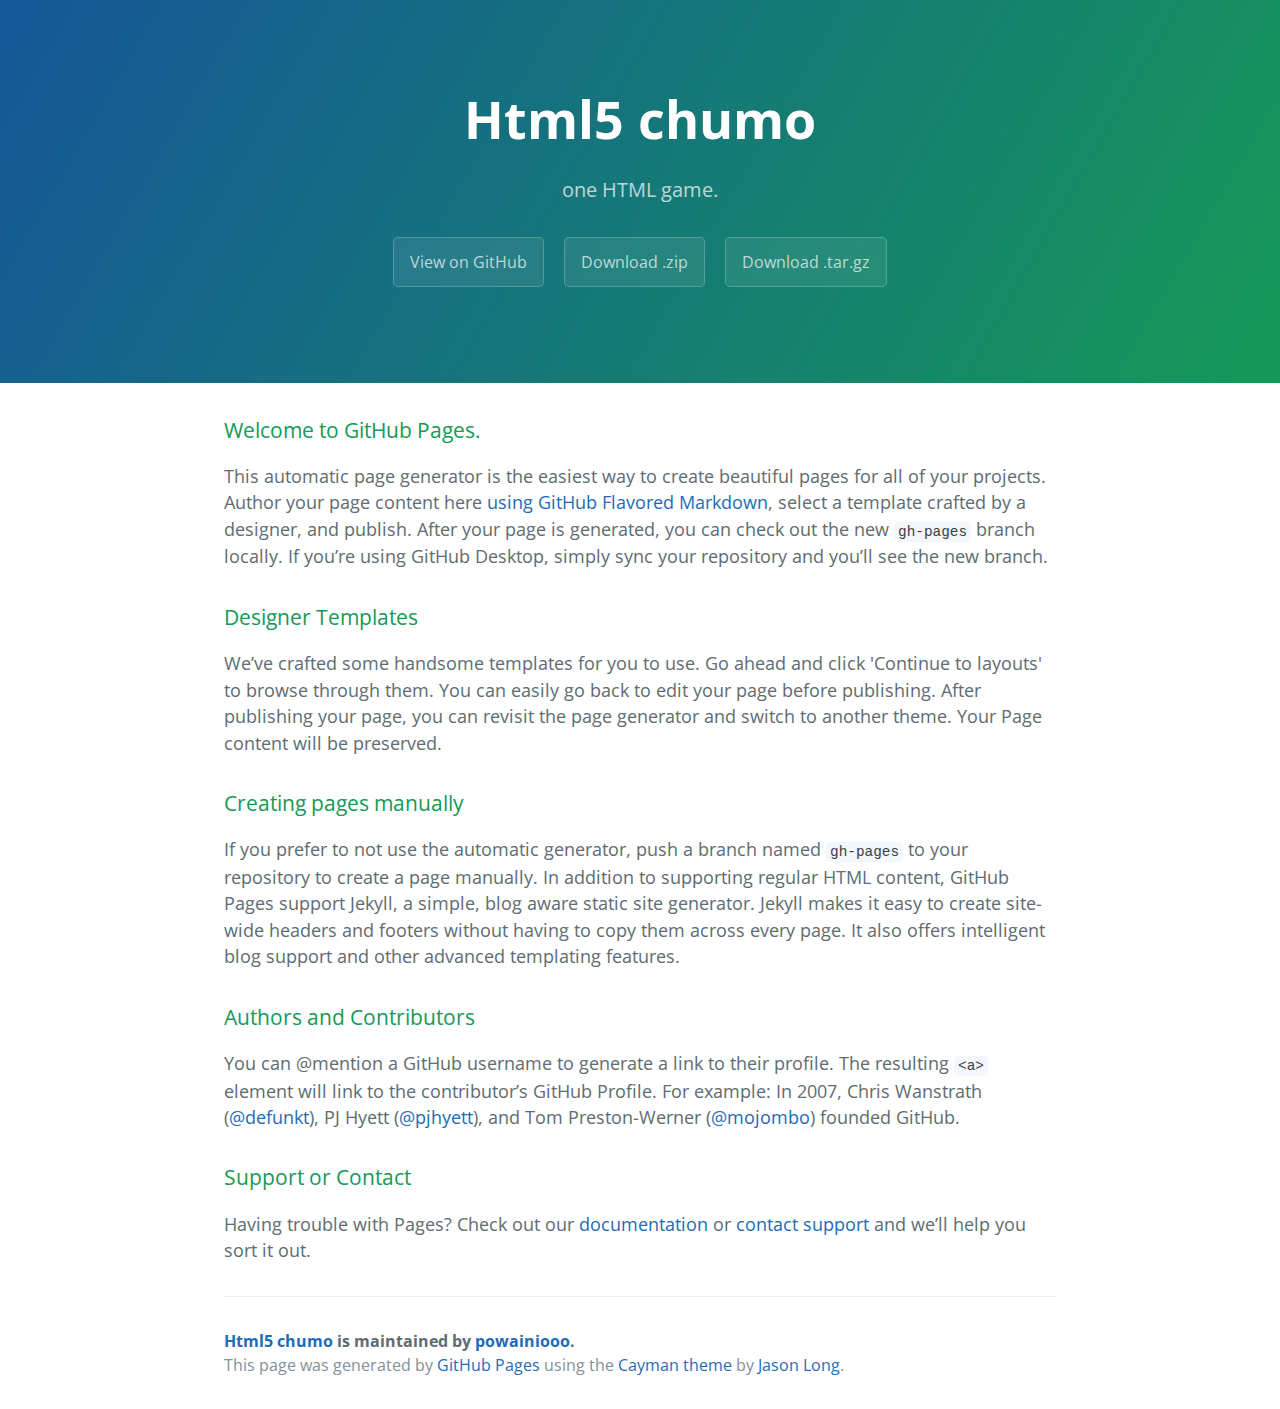
<file: index.html>
<!DOCTYPE html>
<html lang="en-us">
  <head>
    <meta charset="UTF-8">
    <title>Html5 chumo by powainiooo</title>
    <meta name="viewport" content="width=device-width, initial-scale=1">
    <link rel="stylesheet" type="text/css" href="stylesheets/normalize.css" media="screen">
    <link href='https://fonts.googleapis.com/css?family=Open+Sans:400,700' rel='stylesheet' type='text/css'>
    <link rel="stylesheet" type="text/css" href="stylesheets/stylesheet.css" media="screen">
    <link rel="stylesheet" type="text/css" href="stylesheets/github-light.css" media="screen">
  </head>
  <body>
    <section class="page-header">
      <h1 class="project-name">Html5 chumo</h1>
      <h2 class="project-tagline">one HTML game.</h2>
      <a href="https://github.com/powainiooo/HTML5_chumo" class="btn">View on GitHub</a>
      <a href="https://github.com/powainiooo/HTML5_chumo/zipball/master" class="btn">Download .zip</a>
      <a href="https://github.com/powainiooo/HTML5_chumo/tarball/master" class="btn">Download .tar.gz</a>
    </section>

    <section class="main-content">
      <h3>
<a id="welcome-to-github-pages" class="anchor" href="#welcome-to-github-pages" aria-hidden="true"><span aria-hidden="true" class="octicon octicon-link"></span></a>Welcome to GitHub Pages.</h3>

<p>This automatic page generator is the easiest way to create beautiful pages for all of your projects. Author your page content here <a href="https://guides.github.com/features/mastering-markdown/">using GitHub Flavored Markdown</a>, select a template crafted by a designer, and publish. After your page is generated, you can check out the new <code>gh-pages</code> branch locally. If you’re using GitHub Desktop, simply sync your repository and you’ll see the new branch.</p>

<h3>
<a id="designer-templates" class="anchor" href="#designer-templates" aria-hidden="true"><span aria-hidden="true" class="octicon octicon-link"></span></a>Designer Templates</h3>

<p>We’ve crafted some handsome templates for you to use. Go ahead and click 'Continue to layouts' to browse through them. You can easily go back to edit your page before publishing. After publishing your page, you can revisit the page generator and switch to another theme. Your Page content will be preserved.</p>

<h3>
<a id="creating-pages-manually" class="anchor" href="#creating-pages-manually" aria-hidden="true"><span aria-hidden="true" class="octicon octicon-link"></span></a>Creating pages manually</h3>

<p>If you prefer to not use the automatic generator, push a branch named <code>gh-pages</code> to your repository to create a page manually. In addition to supporting regular HTML content, GitHub Pages support Jekyll, a simple, blog aware static site generator. Jekyll makes it easy to create site-wide headers and footers without having to copy them across every page. It also offers intelligent blog support and other advanced templating features.</p>

<h3>
<a id="authors-and-contributors" class="anchor" href="#authors-and-contributors" aria-hidden="true"><span aria-hidden="true" class="octicon octicon-link"></span></a>Authors and Contributors</h3>

<p>You can @mention a GitHub username to generate a link to their profile. The resulting <code>&lt;a&gt;</code> element will link to the contributor’s GitHub Profile. For example: In 2007, Chris Wanstrath (<a href="https://github.com/defunkt" class="user-mention">@defunkt</a>), PJ Hyett (<a href="https://github.com/pjhyett" class="user-mention">@pjhyett</a>), and Tom Preston-Werner (<a href="https://github.com/mojombo" class="user-mention">@mojombo</a>) founded GitHub.</p>

<h3>
<a id="support-or-contact" class="anchor" href="#support-or-contact" aria-hidden="true"><span aria-hidden="true" class="octicon octicon-link"></span></a>Support or Contact</h3>

<p>Having trouble with Pages? Check out our <a href="https://help.github.com/pages">documentation</a> or <a href="https://github.com/contact">contact support</a> and we’ll help you sort it out.</p>

      <footer class="site-footer">
        <span class="site-footer-owner"><a href="https://github.com/powainiooo/HTML5_chumo">Html5 chumo</a> is maintained by <a href="https://github.com/powainiooo">powainiooo</a>.</span>

        <span class="site-footer-credits">This page was generated by <a href="https://pages.github.com">GitHub Pages</a> using the <a href="https://github.com/jasonlong/cayman-theme">Cayman theme</a> by <a href="https://twitter.com/jasonlong">Jason Long</a>.</span>
      </footer>

    </section>

  
  </body>
</html>
</file>
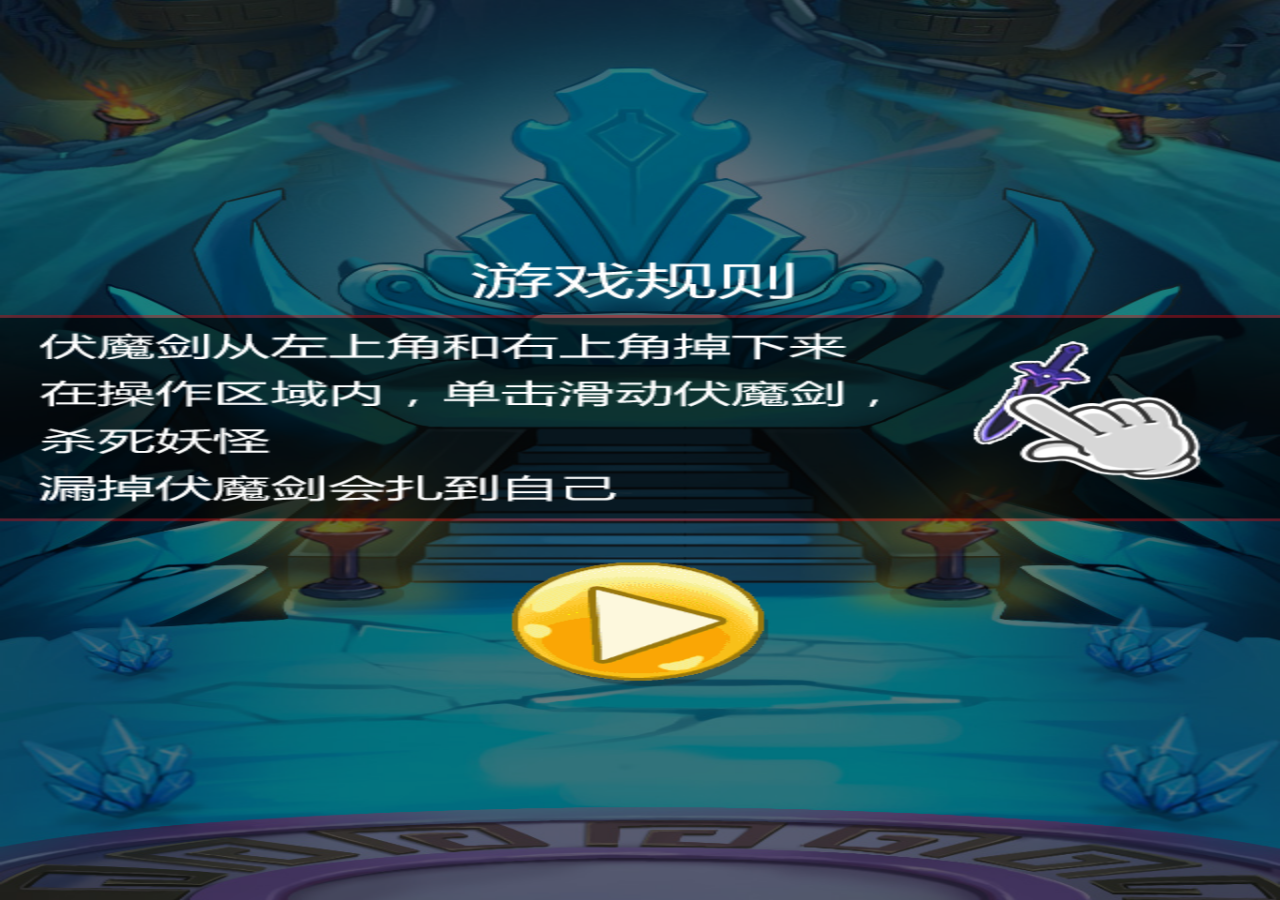
<file: chumo/game.html>
<!DOCTYPE HTML>
<html lang="zh-CN">
<head>
    <meta charset="utf-8">
    <meta name="viewport" content="width=device-width, initial-scale=1.0, maximum-scale=1.0, user-scalable=0;" />
    <meta name="format-detection" content="telephone=no" />
    <title>游戏</title>
    <link href="css/main.css" rel="stylesheet" type="text/css">
</head>
<body>
	<div id="loading">
        <div id="animation">
            <div><img src="images/monkey.png"></div>
            <img src="images/loading.png">
        </div>
        <p>逗粉游戏　　欢乐无限</p>
    </div>


    <div id="stage"></div>
	<script>
    	var imgsrc = "";
    </script>
    <script src="js/lufylegend-1.9.9.min.js" type="application/javascript" language="javascript"></script>
    <script src="js/Funcs.js" type="application/javascript" language="javascript"></script>
    <script src="js/game.js" type="application/javascript" language="javascript"></script>
    <script>
        LInit(16,"stage",640,960,main);
    </script>
    <script src="http://file.vsapp.cn/js/jquery-2.1.1.min.js" type="application/javascript" language="javascript"></script>

    <!--分享-->
    <div class="cover" id="share"><img src="images/yindao2.png"> </div>

    <script>
        var raffleLink = "http://www.baidu.com";//抽奖按钮的链接


        $("#btshare").click(function(){
            $("#share").fadeIn(100);
        })
        $("#share").on("touchend",function(){
            $("#share").fadeOut(100);
        })

    </script>
</body>
</html>
</file>
<file: stylesheets/stylesheet.css>
* {
  box-sizing: border-box; }

body {
  padding: 0;
  margin: 0;
  font-family: "Open Sans", "Helvetica Neue", Helvetica, Arial, sans-serif;
  font-size: 16px;
  line-height: 1.5;
  color: #606c71; }

a {
  color: #1e6bb8;
  text-decoration: none; }
  a:hover {
    text-decoration: underline; }

.btn {
  display: inline-block;
  margin-bottom: 1rem;
  color: rgba(255, 255, 255, 0.7);
  background-color: rgba(255, 255, 255, 0.08);
  border-color: rgba(255, 255, 255, 0.2);
  border-style: solid;
  border-width: 1px;
  border-radius: 0.3rem;
  transition: color 0.2s, background-color 0.2s, border-color 0.2s; }
  .btn + .btn {
    margin-left: 1rem; }

.btn:hover {
  color: rgba(255, 255, 255, 0.8);
  text-decoration: none;
  background-color: rgba(255, 255, 255, 0.2);
  border-color: rgba(255, 255, 255, 0.3); }

@media screen and (min-width: 64em) {
  .btn {
    padding: 0.75rem 1rem; } }

@media screen and (min-width: 42em) and (max-width: 64em) {
  .btn {
    padding: 0.6rem 0.9rem;
    font-size: 0.9rem; } }

@media screen and (max-width: 42em) {
  .btn {
    display: block;
    width: 100%;
    padding: 0.75rem;
    font-size: 0.9rem; }
    .btn + .btn {
      margin-top: 1rem;
      margin-left: 0; } }

.page-header {
  color: #fff;
  text-align: center;
  background-color: #159957;
  background-image: linear-gradient(120deg, #155799, #159957); }

@media screen and (min-width: 64em) {
  .page-header {
    padding: 5rem 6rem; } }

@media screen and (min-width: 42em) and (max-width: 64em) {
  .page-header {
    padding: 3rem 4rem; } }

@media screen and (max-width: 42em) {
  .page-header {
    padding: 2rem 1rem; } }

.project-name {
  margin-top: 0;
  margin-bottom: 0.1rem; }

@media screen and (min-width: 64em) {
  .project-name {
    font-size: 3.25rem; } }

@media screen and (min-width: 42em) and (max-width: 64em) {
  .project-name {
    font-size: 2.25rem; } }

@media screen and (max-width: 42em) {
  .project-name {
    font-size: 1.75rem; } }

.project-tagline {
  margin-bottom: 2rem;
  font-weight: normal;
  opacity: 0.7; }

@media screen and (min-width: 64em) {
  .project-tagline {
    font-size: 1.25rem; } }

@media screen and (min-width: 42em) and (max-width: 64em) {
  .project-tagline {
    font-size: 1.15rem; } }

@media screen and (max-width: 42em) {
  .project-tagline {
    font-size: 1rem; } }

.main-content :first-child {
  margin-top: 0; }
.main-content img {
  max-width: 100%; }
.main-content h1, .main-content h2, .main-content h3, .main-content h4, .main-content h5, .main-content h6 {
  margin-top: 2rem;
  margin-bottom: 1rem;
  font-weight: normal;
  color: #159957; }
.main-content p {
  margin-bottom: 1em; }
.main-content code {
  padding: 2px 4px;
  font-family: Consolas, "Liberation Mono", Menlo, Courier, monospace;
  font-size: 0.9rem;
  color: #383e41;
  background-color: #f3f6fa;
  border-radius: 0.3rem; }
.main-content pre {
  padding: 0.8rem;
  margin-top: 0;
  margin-bottom: 1rem;
  font: 1rem Consolas, "Liberation Mono", Menlo, Courier, monospace;
  color: #567482;
  word-wrap: normal;
  background-color: #f3f6fa;
  border: solid 1px #dce6f0;
  border-radius: 0.3rem; }
  .main-content pre > code {
    padding: 0;
    margin: 0;
    font-size: 0.9rem;
    color: #567482;
    word-break: normal;
    white-space: pre;
    background: transparent;
    border: 0; }
.main-content .highlight {
  margin-bottom: 1rem; }
  .main-content .highlight pre {
    margin-bottom: 0;
    word-break: normal; }
.main-content .highlight pre, .main-content pre {
  padding: 0.8rem;
  overflow: auto;
  font-size: 0.9rem;
  line-height: 1.45;
  border-radius: 0.3rem; }
.main-content pre code, .main-content pre tt {
  display: inline;
  max-width: initial;
  padding: 0;
  margin: 0;
  overflow: initial;
  line-height: inherit;
  word-wrap: normal;
  background-color: transparent;
  border: 0; }
  .main-content pre code:before, .main-content pre code:after, .main-content pre tt:before, .main-content pre tt:after {
    content: normal; }
.main-content ul, .main-content ol {
  margin-top: 0; }
.main-content blockquote {
  padding: 0 1rem;
  margin-left: 0;
  color: #819198;
  border-left: 0.3rem solid #dce6f0; }
  .main-content blockquote > :first-child {
    margin-top: 0; }
  .main-content blockquote > :last-child {
    margin-bottom: 0; }
.main-content table {
  display: block;
  width: 100%;
  overflow: auto;
  word-break: normal;
  word-break: keep-all; }
  .main-content table th {
    font-weight: bold; }
  .main-content table th, .main-content table td {
    padding: 0.5rem 1rem;
    border: 1px solid #e9ebec; }
.main-content dl {
  padding: 0; }
  .main-content dl dt {
    padding: 0;
    margin-top: 1rem;
    font-size: 1rem;
    font-weight: bold; }
  .main-content dl dd {
    padding: 0;
    margin-bottom: 1rem; }
.main-content hr {
  height: 2px;
  padding: 0;
  margin: 1rem 0;
  background-color: #eff0f1;
  border: 0; }

@media screen and (min-width: 64em) {
  .main-content {
    max-width: 64rem;
    padding: 2rem 6rem;
    margin: 0 auto;
    font-size: 1.1rem; } }

@media screen and (min-width: 42em) and (max-width: 64em) {
  .main-content {
    padding: 2rem 4rem;
    font-size: 1.1rem; } }

@media screen and (max-width: 42em) {
  .main-content {
    padding: 2rem 1rem;
    font-size: 1rem; } }

.site-footer {
  padding-top: 2rem;
  margin-top: 2rem;
  border-top: solid 1px #eff0f1; }

.site-footer-owner {
  display: block;
  font-weight: bold; }

.site-footer-credits {
  color: #819198; }

@media screen and (min-width: 64em) {
  .site-footer {
    font-size: 1rem; } }

@media screen and (min-width: 42em) and (max-width: 64em) {
  .site-footer {
    font-size: 1rem; } }

@media screen and (max-width: 42em) {
  .site-footer {
    font-size: 0.9rem; } }
</file>
<file: stylesheets/github-light.css>
/*
The MIT License (MIT)

Copyright (c) 2016 GitHub, Inc.

Permission is hereby granted, free of charge, to any person obtaining a copy
of this software and associated documentation files (the "Software"), to deal
in the Software without restriction, including without limitation the rights
to use, copy, modify, merge, publish, distribute, sublicense, and/or sell
copies of the Software, and to permit persons to whom the Software is
furnished to do so, subject to the following conditions:

The above copyright notice and this permission notice shall be included in all
copies or substantial portions of the Software.

THE SOFTWARE IS PROVIDED "AS IS", WITHOUT WARRANTY OF ANY KIND, EXPRESS OR
IMPLIED, INCLUDING BUT NOT LIMITED TO THE WARRANTIES OF MERCHANTABILITY,
FITNESS FOR A PARTICULAR PURPOSE AND NONINFRINGEMENT. IN NO EVENT SHALL THE
AUTHORS OR COPYRIGHT HOLDERS BE LIABLE FOR ANY CLAIM, DAMAGES OR OTHER
LIABILITY, WHETHER IN AN ACTION OF CONTRACT, TORT OR OTHERWISE, ARISING FROM,
OUT OF OR IN CONNECTION WITH THE SOFTWARE OR THE USE OR OTHER DEALINGS IN THE
SOFTWARE.

*/

.pl-c /* comment */ {
  color: #969896;
}

.pl-c1 /* constant, variable.other.constant, support, meta.property-name, support.constant, support.variable, meta.module-reference, markup.raw, meta.diff.header */,
.pl-s .pl-v /* string variable */ {
  color: #0086b3;
}

.pl-e /* entity */,
.pl-en /* entity.name */ {
  color: #795da3;
}

.pl-smi /* variable.parameter.function, storage.modifier.package, storage.modifier.import, storage.type.java, variable.other */,
.pl-s .pl-s1 /* string source */ {
  color: #333;
}

.pl-ent /* entity.name.tag */ {
  color: #63a35c;
}

.pl-k /* keyword, storage, storage.type */ {
  color: #a71d5d;
}

.pl-s /* string */,
.pl-pds /* punctuation.definition.string, string.regexp.character-class */,
.pl-s .pl-pse .pl-s1 /* string punctuation.section.embedded source */,
.pl-sr /* string.regexp */,
.pl-sr .pl-cce /* string.regexp constant.character.escape */,
.pl-sr .pl-sre /* string.regexp source.ruby.embedded */,
.pl-sr .pl-sra /* string.regexp string.regexp.arbitrary-repitition */ {
  color: #183691;
}

.pl-v /* variable */ {
  color: #ed6a43;
}

.pl-id /* invalid.deprecated */ {
  color: #b52a1d;
}

.pl-ii /* invalid.illegal */ {
  color: #f8f8f8;
  background-color: #b52a1d;
}

.pl-sr .pl-cce /* string.regexp constant.character.escape */ {
  font-weight: bold;
  color: #63a35c;
}

.pl-ml /* markup.list */ {
  color: #693a17;
}

.pl-mh /* markup.heading */,
.pl-mh .pl-en /* markup.heading entity.name */,
.pl-ms /* meta.separator */ {
  font-weight: bold;
  color: #1d3e81;
}

.pl-mq /* markup.quote */ {
  color: #008080;
}

.pl-mi /* markup.italic */ {
  font-style: italic;
  color: #333;
}

.pl-mb /* markup.bold */ {
  font-weight: bold;
  color: #333;
}

.pl-md /* markup.deleted, meta.diff.header.from-file */ {
  color: #bd2c00;
  background-color: #ffecec;
}

.pl-mi1 /* markup.inserted, meta.diff.header.to-file */ {
  color: #55a532;
  background-color: #eaffea;
}

.pl-mdr /* meta.diff.range */ {
  font-weight: bold;
  color: #795da3;
}

.pl-mo /* meta.output */ {
  color: #1d3e81;
}
</file>
<file: chumo/css/main.css>
@charset "utf-8";
/* CSS Document */
*{ margin:0; padding:0; font-family:"Microsoft YaHei", "微软雅黑",arial, helvetica, sans-serif; -webkit-box-sizing: border-box;box-sizing: border-box;}
html{ font-size:62.5%;}
body{ font-size:1.4rem;}
a{ text-decoration:none; border:none;}
li{ list-style:none;}
input{ -webkit-appearance:none; border-radius:0;}
select{ -webkit-appearance:select; border-radius:0;}

.cover{ width: 100%; height: 100%; background-color: rgba(0,0,0,0.5); position: absolute; top: 0; left: 0; z-index: 100;}
canvas{display: block;}

#loading{ width: 100%; height: 700px; background-color: #3c384a; position: fixed; top: 0; left: 0; z-index: 100;}
#animation{ width: 46%; margin: 35% auto 20% auto; position: relative;}
#animation img{ width: 100%; display:block;}
#animation div{ border-radius:50%; overflow:hidden;transform:scale(0.9,0.9); -webkit-transform:scale(0.9,0.9);}
#animation div img{ border-radius:50%;}
#animation img:nth-child(2){ position: absolute; top: 0; left: 0; animation:load 3s linear infinite; -webkit-animation:load 3s linear infinite;}
@keyframes load{
    0%{transform:rotateZ(0deg);}
    100%{transform:rotateZ(360deg);}
}
@-webkit-keyframes load{
    0%{-webkit-transform:rotateZ(0deg);}
    100%{-webkit-transform:rotateZ(360deg);}
}
#loading p{ color: #FFF; text-align: center; font-size: 18px;}


#share{ display: none;}
#share img{ width: 50%; float: right; margin: 5% 5% 0 0;}
</file>
